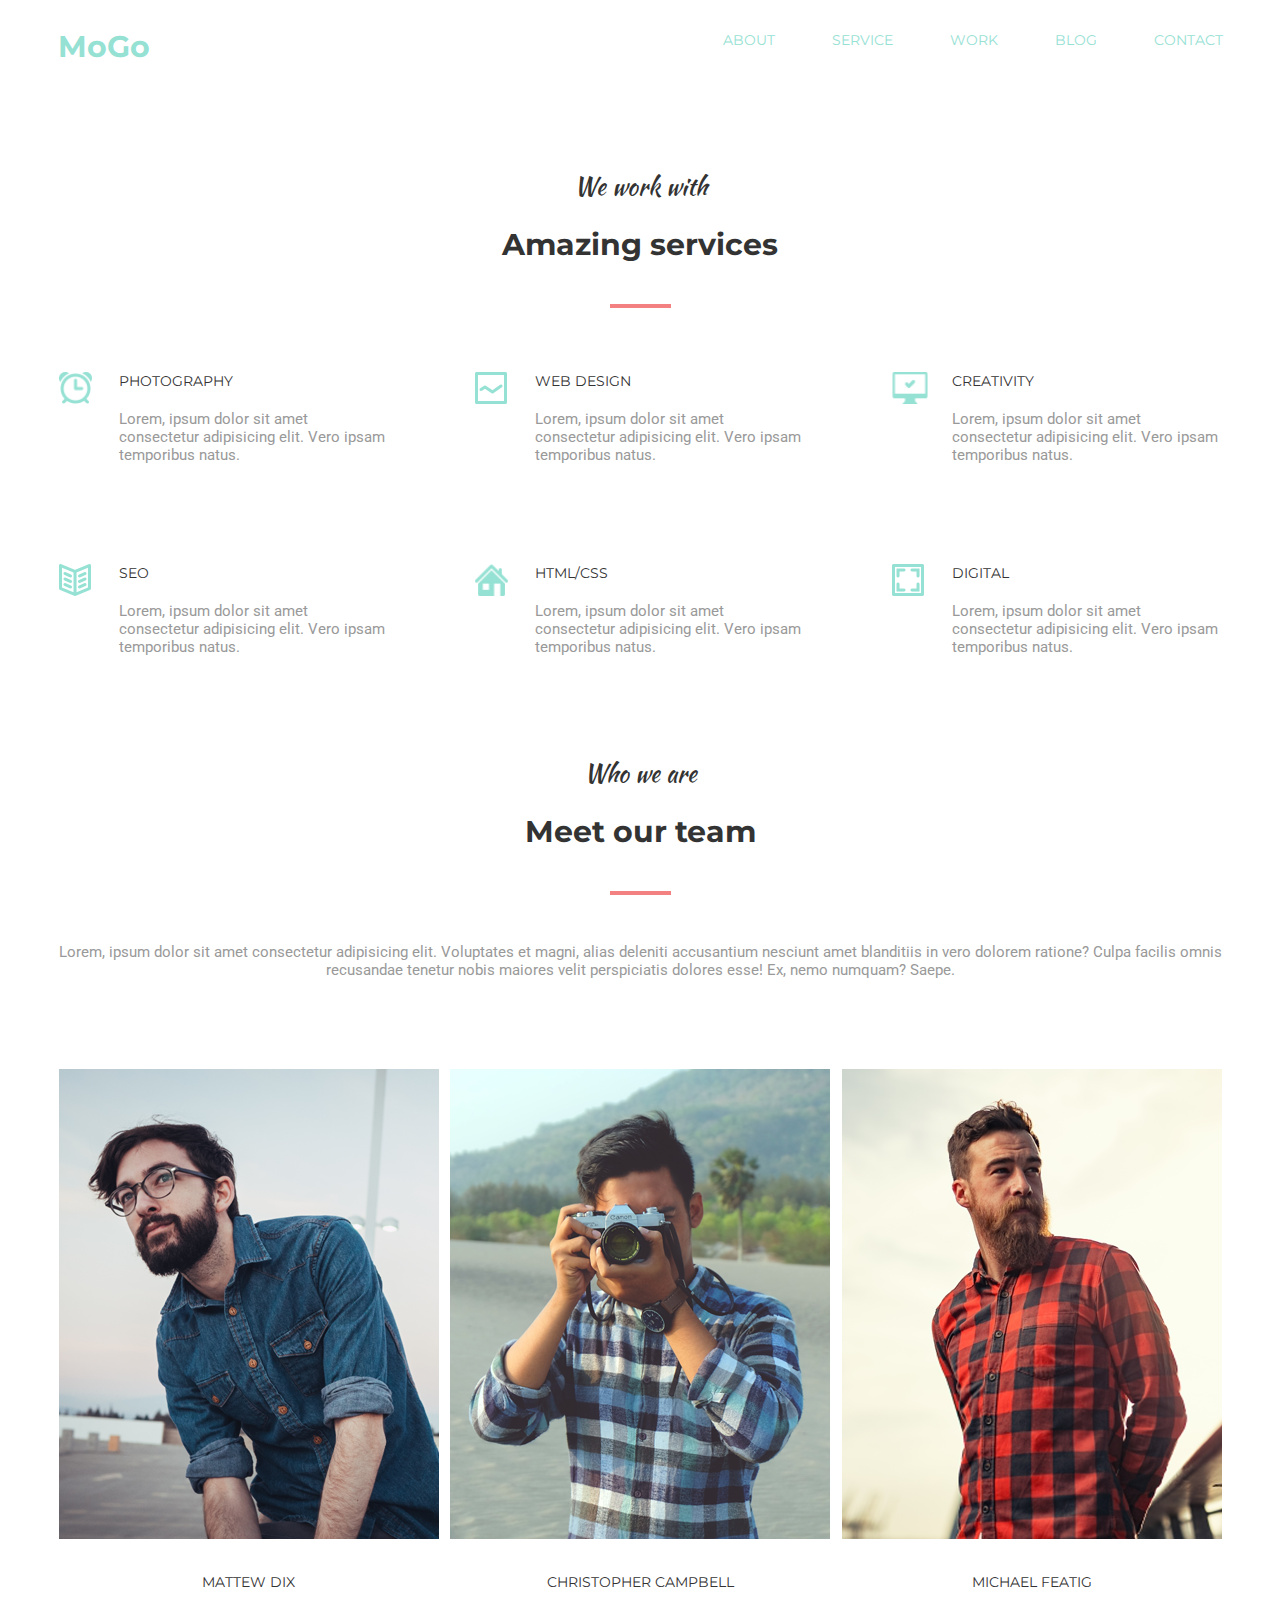
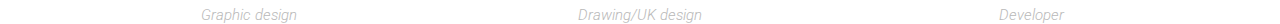
<file: HW4/index.html>
<!DOCTYPE html>
<html lang="en">
<head>
    <meta charset="UTF-8">
    <meta name="viewport" content="width=device-width, initial-scale=1.0">
    <link rel="stylesheet" href="./css/styles.css">
    <title>Homework 4</title>
</head>
<body>
     
<header class="header">


   <a href="#" >
  <h1 class="logo"> MoGo</h1>
   </a>


<nav class="navigation">
<ul class="list">
<li class="item" ><a href="#" class="link">about</a></li>
<li class="item"><a href="#" class="link">service</a></li>
<li class="item"><a href="#" class="link">work</a></li>
<li class="item"><a href="#" class="link">blog</a></li>
<li class="item"><a href="#" class="link">contact</a></li>
</ul>
</nav>

</header>



<main class="main"> 

<section class="services">
       <h4 class="services_title">We work with</h4>
       <h4 class="services_main_title">Amazing services</h4>

<div class="card_conteiner">
   
<div class="services_card">

    <img src="./images/ALARM1.png " class="card_img" alt="ALARM1">

    <div class="card_text_wrapper">

    <h5 class="card_title">Photography</h5>
    <p class="card_text">Lorem, ipsum dolor sit amet consectetur adipisicing elit. Vero ipsam temporibus natus.</p>
    
   </div>

</div>

<div class="services_card">

   <img src="./images/line_graph.png" class="card_img" alt="picture">

   <div class="card_text_wrapper">

   <h5 class="card_title">Web design</h5>
   <p class="card_text">Lorem, ipsum dolor sit amet consectetur adipisicing elit. Vero ipsam temporibus natus.</p>
   
  </div>

</div>

<div class="services_card">

   <img src="./images/computer.png" class="card_img" alt="computer">

   <div class="card_text_wrapper">

   <h5 class="card_title">Creativity</h5>
   <p class="card_text">Lorem, ipsum dolor sit amet consectetur adipisicing elit. Vero ipsam temporibus natus.</p>
   
  </div>

</div>

<div class="services_card">

   <img src="./images/book.png" class="card_img" alt="book">

   <div class="card_text_wrapper">

   <h5 class="card_title">SEO</h5>
   <p class="card_text">Lorem, ipsum dolor sit amet consectetur adipisicing elit. Vero ipsam temporibus natus.</p>
   
  </div>

</div>

<div class="services_card">

   <img src="./images/HOME5.png" class="card_img" alt="home">

   <div class="card_text_wrapper">

   <h5 class="card_title">HTML/CSS</h5>
   <p class="card_text">Lorem, ipsum dolor sit amet consectetur adipisicing elit. Vero ipsam temporibus natus.</p>
   
  </div>

</div>

<div class="services_card">

   <img src="./images/IMAGE6.png" class="card_img" alt="picture">

   <div class="card_text_wrapper">

   <h5 class="card_title">Digital</h5>
   <p class="card_text">Lorem, ipsum dolor sit amet consectetur adipisicing elit. Vero ipsam temporibus natus.</p>
   
  </div>

</div>

</div>
</section>


<section class="our_team">
   <h4 class="team_title">Who we are</h4>
   <h4 class="team_main_title">Meet our team</h4>
   <p class="text">Lorem, ipsum dolor sit amet consectetur adipisicing elit. Voluptates et magni, alias deleniti accusantium nesciunt amet blanditiis in vero dolorem ratione? Culpa facilis omnis recusandae tenetur nobis maiores velit perspiciatis dolores esse! Ex, nemo numquam? Saepe.</p>

<div class="card2">

<div class="card_conteiner2">
<img class="card2_img" src="./images/Layer16.png" alt="Mattew Dix">
<h5 class="card2_title">Mattew Dix</h5>
<h6 class="card2_title2">Graphic design</h6>
</div>

<div class="card_conteiner2">
   <img class="card2_img" src="./images/Layer19.png" alt="Mattew Dix">
   <h5 class="card2_title">Christopher Campbell</h5>
   <h6 class="card2_title2">Drawing/UK design</h6>
   </div>

   <div class="card_conteiner2">
      <img class="card2_img" src="./images/Layer18.png" alt="Mattew Dix">
      <h5 class="card2_title">Michael Featig</h5>
      <h6 class="card2_title2">Developer</h6>
      </div>
   </div>
</section>


</main> 
</body>
</html>
</file>
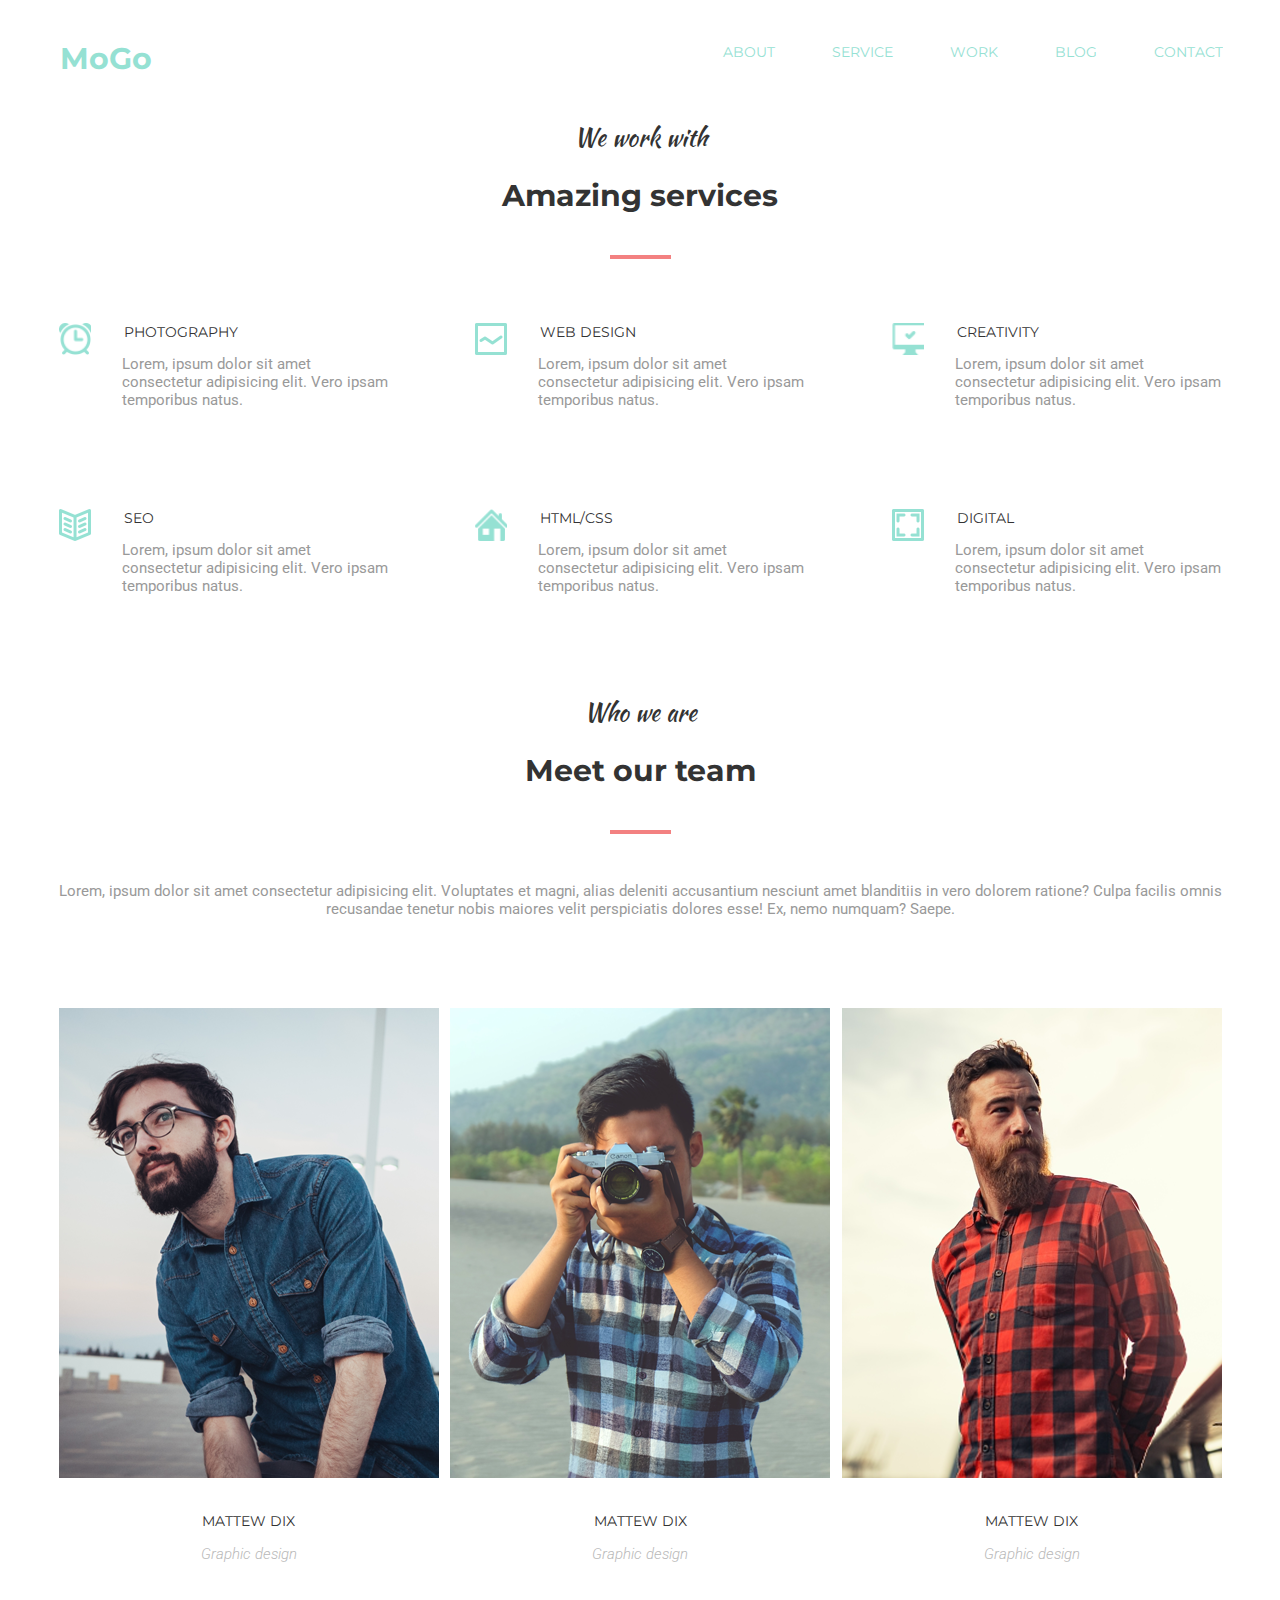
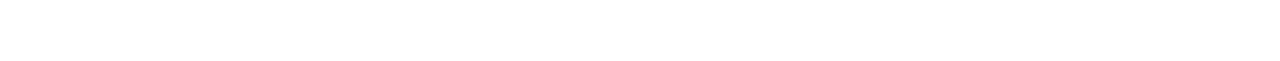
<file: HW5/index.html>
<!DOCTYPE html>
<html lang="en">
<head>
    <meta charset="UTF-8">
    <meta name="viewport" content="width=device-width, initial-scale=1.0">
    <link rel="stylesheet" href="./css/styles.css">
    <title>HW5</title>
</head>
<body>
    
<header class="header">
     <a href="#" >
        <h1 class="logo"> MoGo</h1>
         </a>
       
      <nav class="navigation">
      <ul class="list">
      <li class="item" >
          <a href="#" class="link">about</a>
          <ul class="submenu">
              <li class="sub_item">
                  <a href="#">services</a>
              </li>
              <li class="sub_item">
                <a href="#">our team</a>
            </li>
            <li class="sub_item">
                <a href="#">process</a>
            </li>
          </ul>
    </li>
      <li class="item">
          <a href="#" class="link">service</a>
          <ul class="submenu">
              <li class="sub_item">
                  <a href="#">google</a>
              </li>
              <li class="sub_item">
                <a href="#">VS code</a>
            </li>
            <li class="sub_item">
                <a href="#">Facebook</a>
            </li>
          </ul>
    </li>
      <li class="item">
          <a href="#" class="link">work</a>
          <ul class="submenu">
              <li class="sub_item">
                  <a href="#">place</a>
              </li>
              <li class="sub_item">
                <a href="#">hours</a>
            </li>
            <li class="sub_item">
                <a href="#">staff</a>
            </li>
          </ul>
    </li>
      <li class="item">
          <a href="#" class="link">blog</a>
          <ul class="submenu">
              <li class="sub_item">
                  <a href="#">Youtube</a>
              </li>
              <li class="sub_item">
                <a href="#">Twiter</a>
            </li>
            <li class="sub_item">
                <a href="#">Telegram</a>
            </li>
          </ul>
    </li>
      <li class="item">
          <a href="#" class="link">contact</a>
          <ul class="submenu">
              <li class="sub_item">
                  <a href="#">Mail</a>
              </li>
              <li class="sub_item">
                <a href="#">Gmail</a>
            </li>
            <li class="sub_item">
                <a href="#">Email</a>
            </li>
          </ul>
    </li>
      </ul>
      </nav>
      
</header>



<main>

    <section class="services">
        <h4 class="services_title">We work with</h4>
        <h4 class="services_main_title">Amazing services</h4>


 
 <div class="card_conteiner">
    
 <div class="services_card">
 
     <h5 class="card_title1">Photography</h5>
     <p class="card_text1">Lorem, ipsum dolor sit amet consectetur adipisicing elit. Vero ipsam temporibus natus.</p>

 </div>
 
 <div class="services_card">
 
    <h5 class="card_title2">Web design</h5>
    <p class="card_text2">Lorem, ipsum dolor sit amet consectetur adipisicing elit. Vero ipsam temporibus natus.</p>
 </div>
 
 <div class="services_card">

    <h5 class="card_title3">Creativity</h5>
    <p class="card_text3">Lorem, ipsum dolor sit amet consectetur adipisicing elit. Vero ipsam temporibus natus.</p>
 
 </div>
 
 <div class="services_card">
 
    <h5 class="card_title4">SEO</h5>
    <p class="card_text4">Lorem, ipsum dolor sit amet consectetur adipisicing elit. Vero ipsam temporibus natus.</p>
 
 </div>
 
 <div class="services_card">
 
    <h5 class="card_title5">HTML/CSS</h5>
    <p class="card_text1">Lorem, ipsum dolor sit amet consectetur adipisicing elit. Vero ipsam temporibus natus.</p>
 
 </div>
 
 <div class="services_card">
 
    <h5 class="card_title6">Digital</h5>
    <p class="card_text6">Lorem, ipsum dolor sit amet consectetur adipisicing elit. Vero ipsam temporibus natus.</p>
    
 </div>
 
 </div>
 
</section> 


<section class="our_team">
    <h4 class="team_title">Who we are</h4>
    <h4 class="team_main_title">Meet our team</h4>
    <p class="text">Lorem, ipsum dolor sit amet consectetur adipisicing elit. Voluptates et magni, alias deleniti accusantium nesciunt amet blanditiis in vero dolorem ratione? Culpa facilis omnis recusandae tenetur nobis maiores velit perspiciatis dolores esse! Ex, nemo numquam? Saepe.</p>
 
 <div class="team">
 
 <div class="hidden_box">
 <img class="team_photo" src="./img/Layer16.png" alt="Mattew Dix">
 <div class="social_hidden">
     <div class="social_box">
     <a href="#" class="social_link">
         <img src="./img/facebook.png" alt="facebook" class="social_icon">
     </a>
     <a href="#" class="social_link">
        <img src="./img/twitter.png" alt="facebook" class="social_icon">
    </a>
    <a href="#" class="social_link">
        <img src="./img/pinterest.png" alt="facebook" class="social_icon">
    </a>
    <a href="#" class="social_link">
        <img src="./img/instagram.png" alt="facebook" class="social_icon">
    </a>
   </div>
 </div>
 <h5 class="card2_title">Mattew Dix</h5>
 <h6 class="card2_title2">Graphic design</h6>
 </div>
 
 <div class="hidden_box">
    <img class="team_photo" src="./img/Layer19.png" alt="Mattew Dix">
    <div class="social_hidden">
        <div class="social_box">
        <a href="#" class="social_link">
            <img src="./img/facebook.png" alt="facebook" class="social_icon">
        </a>
        <a href="#" class="social_link">
           <img src="./img/twitter.png" alt="facebook" class="social_icon">
       </a>
       <a href="#" class="social_link">
           <img src="./img/pinterest.png" alt="facebook" class="social_icon">
       </a>
       <a href="#" class="social_link">
           <img src="./img/instagram.png" alt="facebook" class="social_icon">
       </a>
      </div>
    </div>
    <h5 class="card2_title">Mattew Dix</h5>
    <h6 class="card2_title2">Graphic design</h6>
</div>
 
<div class="hidden_box">
    <img class="team_photo" src="./img/Layer18.png" alt="Mattew Dix">
    <div class="social_hidden">
        <div class="social_box">
        <a href="#" class="social_link">
            <img src="./img/facebook.png" alt="facebook" class="social_icon">
        </a>
        <a href="#" class="social_link">
           <img src="./img/twitter.png" alt="facebook" class="social_icon">
       </a>
       <a href="#" class="social_link">
           <img src="./img/pinterest.png" alt="facebook" class="social_icon">
       </a>
       <a href="#" class="social_link">
           <img src="./img/instagram.png" alt="facebook" class="social_icon">
       </a>
      </div>
    </div>
    <h5 class="card2_title">Mattew Dix</h5>
    <h6 class="card2_title2">Graphic design</h6>
</div>

    </div>
 </section>

 

</main>


</body>
</html>
</file>
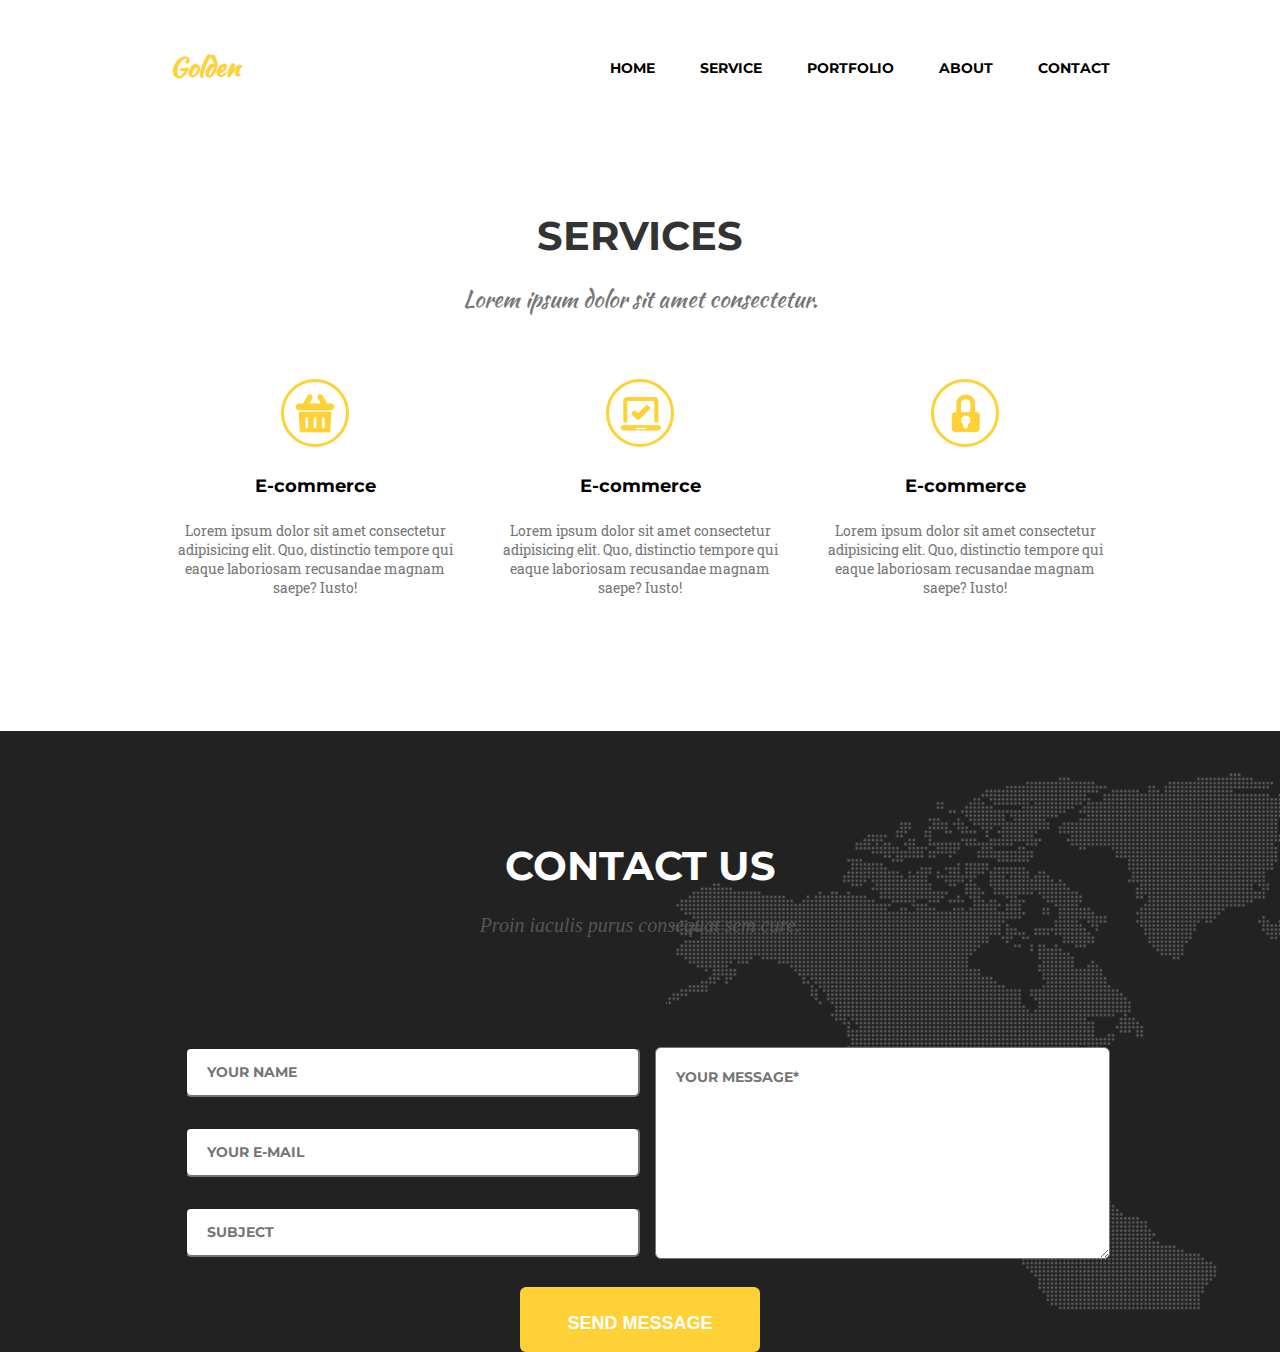
<file: HW6/index.html>
<!DOCTYPE html>
<html lang="en">
  <head>
    <meta charset="UTF-8" />
    <meta name="viewport" content="width=device-width, initial-scale=1.0" />
    <link rel="stylesheet" href="./css/styles.css" />
    <title>Homework 6</title>
  </head>
  <body>
    <header class="header">
      <a href="#">
        <h1 class="logo">Golden</h1>
      </a>

      <nav class="navigation">
        <ul class="list">
          <li class="item"><a href="#" class="link">Home</a></li>
          <li class="item"><a href="#" class="link">Service</a></li>
          <li class="item"><a href="#" class="link">Portfolio</a></li>
          <li class="item"><a href="#" class="link">About</a></li>
          <li class="item"><a href="#" class="link">Contact</a></li>
        </ul>
      </nav>
    </header>

    <main class="main">
      <section class="services">
        <h4 class="services_title">Services</h4>
        <p class="services_text">Lorem ipsum dolor sit amet consectetur.</p>

        <div class="card_conteiner">
          <div class="services_card">
            <div class="img_wrapper">
              <img src="./img/Basket1.png" class="card_img" alt="basket" />
            </div>
            <h5 class="card_title">E-commerce</h5>
            <p class="card_text">
              Lorem ipsum dolor sit amet consectetur adipisicing elit. Quo,
              distinctio tempore qui eaque laboriosam recusandae magnam saepe?
              Iusto!
            </p>
          </div>

          <div class="services_card">
            <div class="img_wrapper">
              <img src="./img/Laptop2.png" class="card_img" alt="basket" />
            </div>
            <h5 class="card_title">E-commerce</h5>
            <p class="card_text">
              Lorem ipsum dolor sit amet consectetur adipisicing elit. Quo,
              distinctio tempore qui eaque laboriosam recusandae magnam saepe?
              Iusto!
            </p>
          </div>

          <div class="services_card">
            <div class="img_wrapper">
              <img src="./img/Locked3.png" class="card_img" alt="basket" />
            </div>
            <h5 class="card_title">E-commerce</h5>
            <p class="card_text">
              Lorem ipsum dolor sit amet consectetur adipisicing elit. Quo,
              distinctio tempore qui eaque laboriosam recusandae magnam saepe?
              Iusto!
            </p>
          </div>
        </div>
      </section>

      <div class="section_wrapper">
        <div class="conteiner">
          
          <section class="contact_us">
            <h2 class="contact_us_title">contact us</h2>
            <p class="contact_us_text">
              Proin iaculis purus consequat sem cure.
            </p>

            <form action="#" method="get" class="form">
              <div class="all_inputs">
              <div class="textarea_input">
                <input
                  type="text"
                  name="name"
                  id="name"
                  placeholder="YOUR NAME"
                  required
                  class="input"
                />
                <input
                  type="email"
                  name="mail"
                  id="mail"
                  placeholder="YOUR E-MAIL"
                  required
                  class="input"
                />
                <input
                  type="text"
                  name="subject"
                  id="subject"
                  placeholder="SUBJECT"
                  class="input"
                />
              </div>
                <textarea
                  name="comments"
                  rows="5"
                  cols="25"
                  placeholder="YOUR MESSAGE*"
                  required
                  class="textarea"
                ></textarea>
              </div>
              <input class="form_button" type="submit" value="SEND MESSAGE" />
            </form>
          </section>
        </div>
      </div>
    </main>
  </body>
</html>
</file>
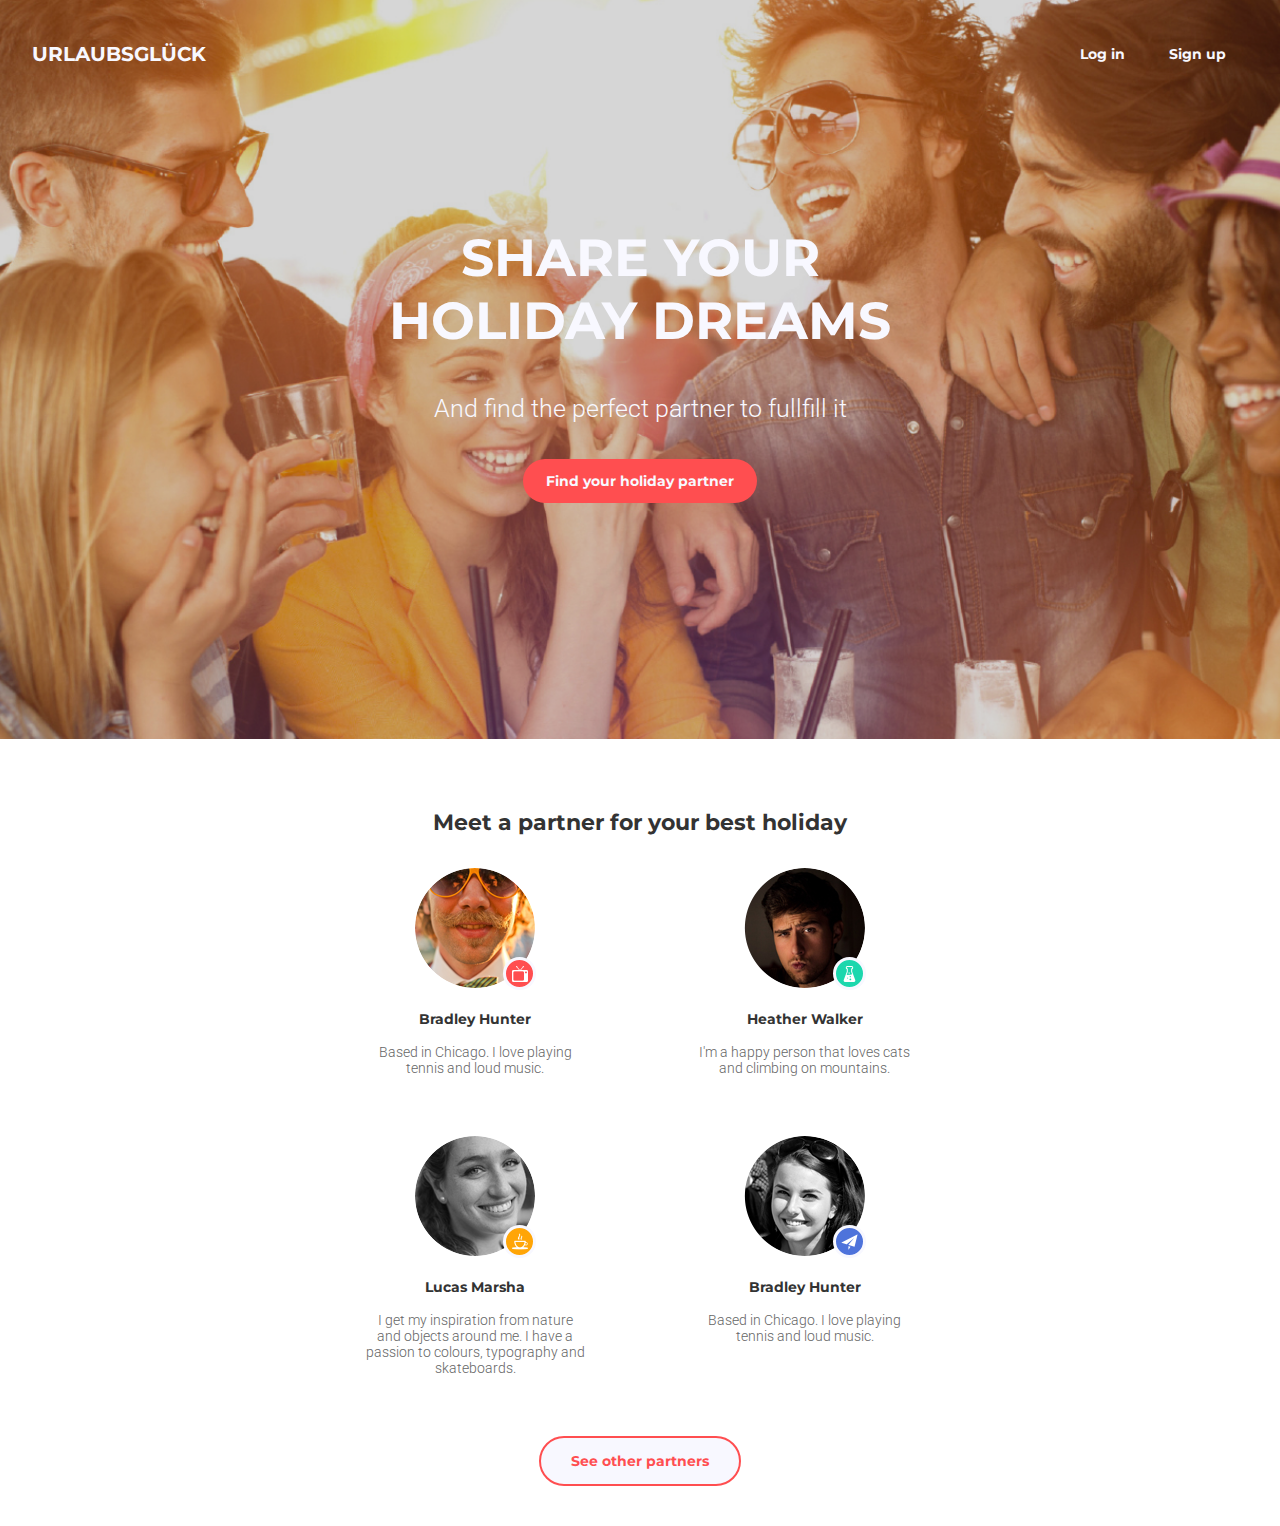
<file: HW7/index.html>
<!DOCTYPE html>
<html lang="en">
<head>
    <meta charset="UTF-8">
    <meta name="viewport" content="width=device-width, initial-scale=1.0">
    <link rel="stylesheet" href="./css/styles.css">
    <title>HW7</title>
</head>
<body>
    <div class="holiday_dreams__header--wrapper">
      <header class="header">

        <h1 class="holiday_dreams__main_title--logo">
            <a href="#" class="holiday_dreams__main_title--logo_link">URLAUBSGLÜCK</a>
        </h1>

        <div class="holiday_dreams__login--wrapper">
            <a href="#" class="holiday_dreams__login">Log in</a>
            <a href="#" class="holiday_dreams__login">Sign up</a>
        </div>

      </header>

      <section class="holiday_dreams">
          <h2 class="holiday_dreams--title">Share your
            holiday dreams</h2>

          <h3 class="holiday_dreams__subtitle">And find the perfect partner
            to fullfill it</h3>

          <button class="find_your_partner__btn">Find your holiday partner</button>
      </section>
    </div>



    <main class="main">
        <section class="meet_a_partner">
            <h2 class="meet_a_partner__main--title">Meet a partner for your best holiday</h2>

            <div class="meet_a_partner__card--container">

              <div class="meet_a_partner__card card--number1">

               <div class="meet_a_partner__img--wrapper">
                <img src="./img/Layer1.png" alt="partner" class="meet_a_partner_image">

                <div class="meet_a_partner--icon__wrapper partners__red--wrapper">
                  <img src="./img/icon1.png" alt="partner_icon" class="meet_a_partner--icon">
                </div>
               </div>

                <h3 class="partners_name">Bradley Hunter</h3>

                <h4 class="information__about--partner">Based in Chicago. I love playing tennis and loud music.</h4>
              </div>

              <div class="meet_a_partner__card card--number2">

               <div class="meet_a_partner__img--wrapper">
                <img src="./img/Layer2.png" alt="partner" class="meet_a_partner_image">

                <div class="meet_a_partner--icon__wrapper partners__yellow--wrapper">
                  <img src="./img/icon2.png" alt="partner_icon" class="meet_a_partner--icon">
                </div>
               </div>

                <h3 class="partners_name">Lucas Marsha</h3>

                <h4 class="information__about--partner">I get my inspiration from nature and objects around me. I have a passion to colours, typography and skateboards.
                </h4>
              </div>

              <div class="meet_a_partner__card card--number3">

               <div class="meet_a_partner__img--wrapper">
                <img src="./img/Layer3.png" alt="partner" class="meet_a_partner_image">

                <div class="meet_a_partner--icon__wrapper partners__green--wrapper">
                  <img src="./img/icon3.png" alt="partner_icon" class="meet_a_partner--icon">
                </div>
               </div>

                <h3 class="partners_name">Heather Walker</h3>

                <h4 class="information__about--partner">I'm a happy person that loves cats and climbing on mountains.
                </h4>
              </div>

              <div class="meet_a_partner__card card--number4">

               <div class="meet_a_partner__img--wrapper">
                <img src="./img/Layer4.png" alt="partner" class="meet_a_partner_image">

                <div class="meet_a_partner--icon__wrapper partners__blue--wrapper">
                  <img src="./img/icon4.png" alt="partner_icon" class="meet_a_partner--icon">
                </div>
               </div>

                <h3 class="partners_name">Bradley Hunter</h3>

                <h4 class="information__about--partner">Based in Chicago. I love playing tennis and loud music.</h4>
              </div>

            </div>

            <button class="meet_a_partner__btn">See other partners</button>

        </section>

    </main>
</body>
</html>
</file>
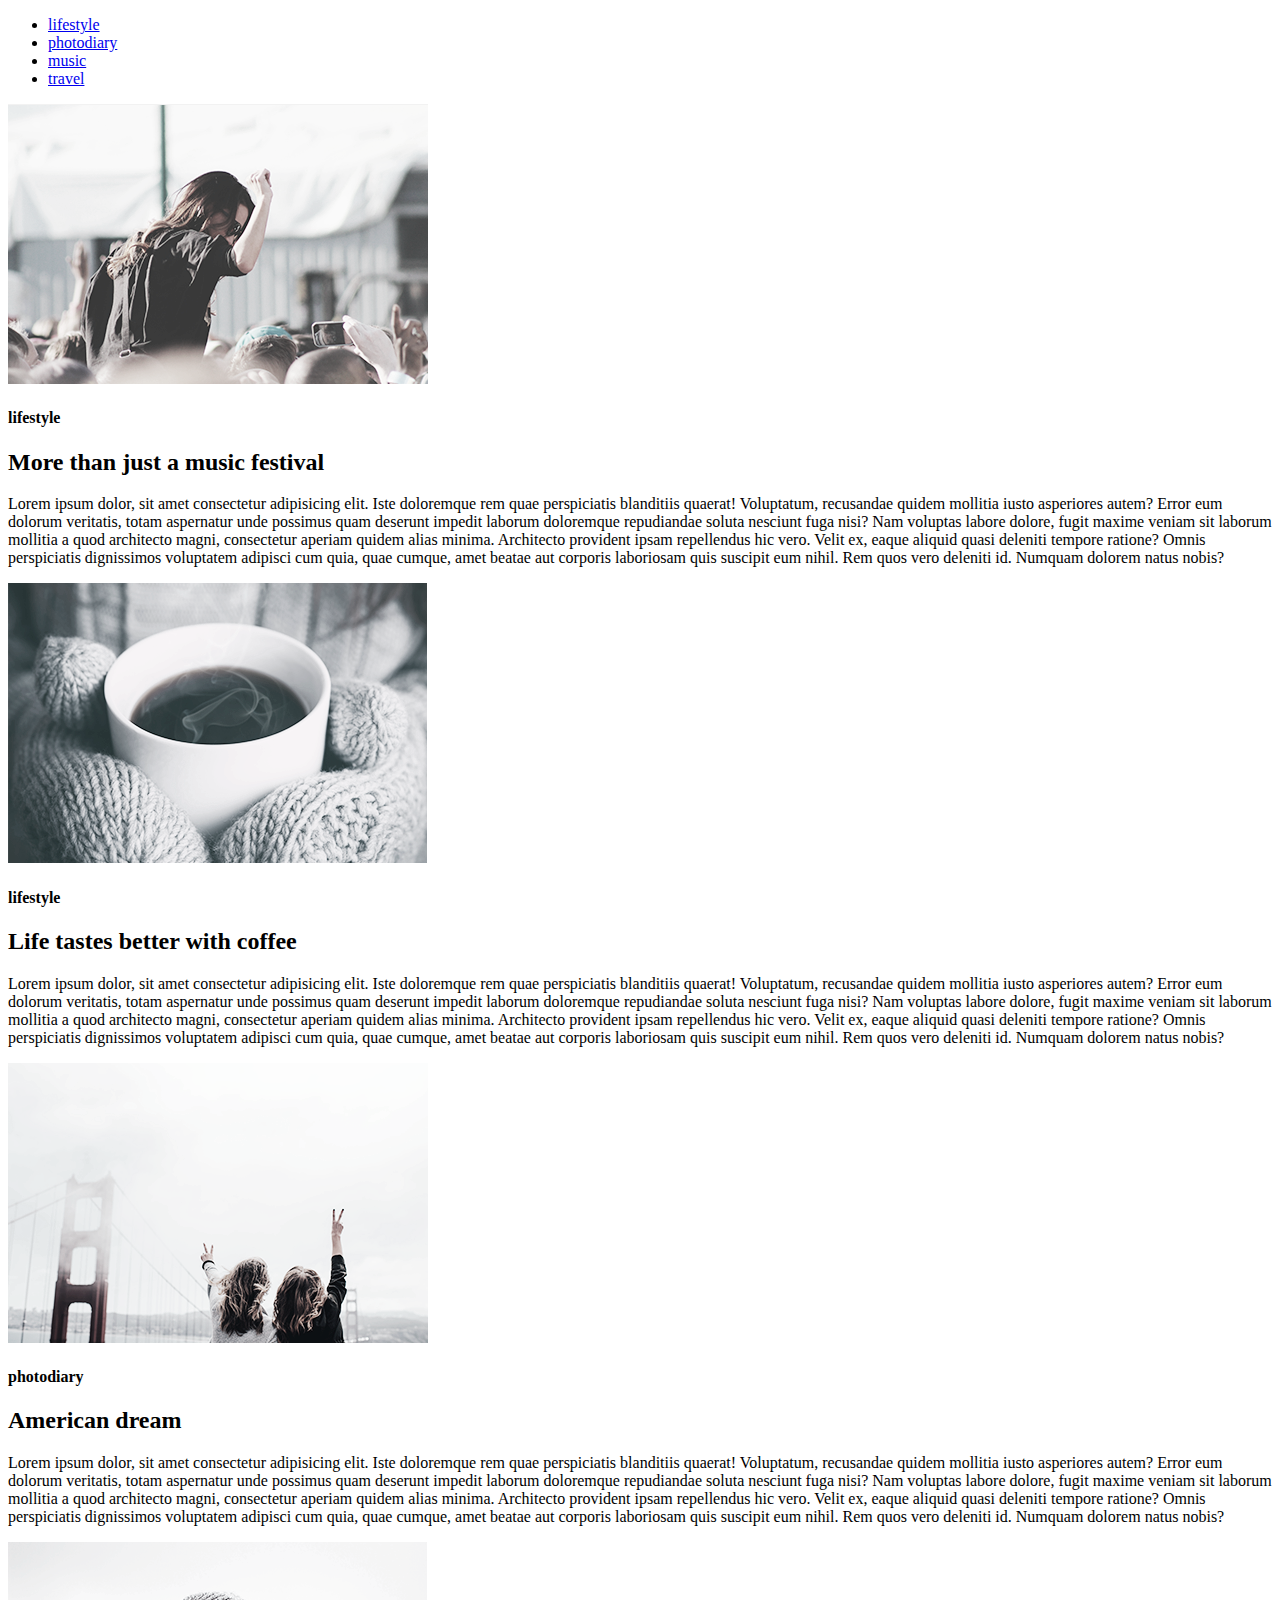
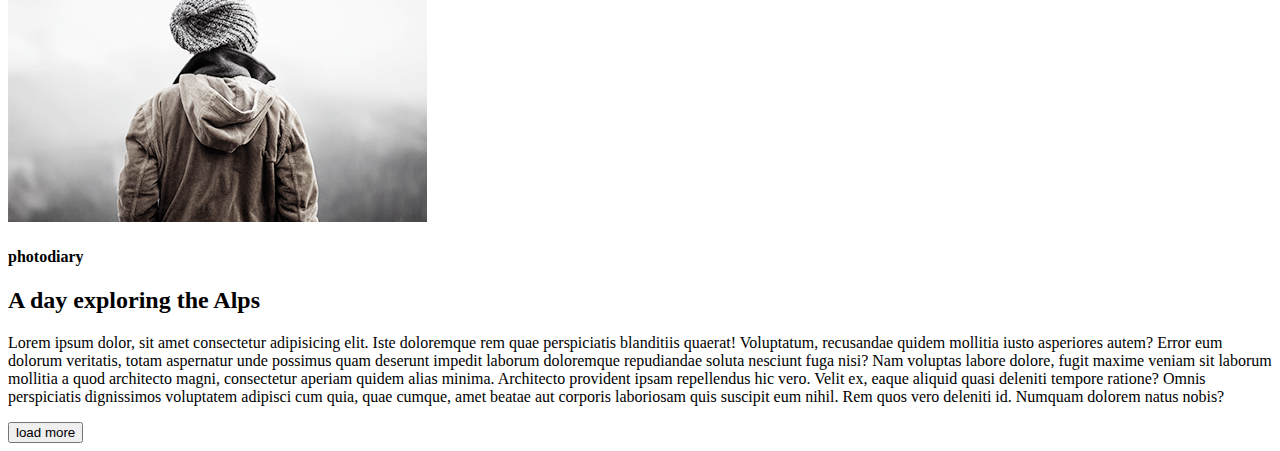
<file: module 1/index.html>
<!DOCTYPE html>
<html lang="en">
<head>
    <meta charset="UTF-8">
    <meta name="viewport" content="width=device-width, initial-scale=1.0">
    <title>Document</title>
</head>
<body>
    
<header>
<nav>
<ul>
    <li>
<a href="https://www.segodnya.ua/lifestyle.html" target="_blank">lifestyle</a>
    </li>
    <li>
        <a href="https://www.instagram.com/thephotodiary3/?hl=ru" target="_blank">photodiary</a>
    </li>
    <li>
        <a href="http://music.com.ua/" target="_blank">music</a>
    </li>
    <li>
        <a href="https://www.i-travel.com.ua/" target="_blank">travel</a>
    </li>
</ul>
</nav>
</header>

<main>

    <article>   

<img src="./img/image1.png" alt="lifestyle">

<h4> lifestyle </h4>

<h2>More than just a music festival</h2>

<p>Lorem ipsum dolor, sit amet consectetur adipisicing elit. Iste doloremque rem quae perspiciatis blanditiis quaerat! Voluptatum, recusandae quidem mollitia iusto asperiores autem? Error eum dolorum veritatis, totam aspernatur unde possimus quam deserunt impedit laborum doloremque repudiandae soluta nesciunt fuga nisi? Nam voluptas labore dolore, fugit maxime veniam sit laborum mollitia a quod architecto magni, consectetur aperiam quidem alias minima. Architecto provident ipsam repellendus hic vero. Velit ex, eaque aliquid quasi deleniti tempore ratione? Omnis perspiciatis dignissimos voluptatem adipisci cum quia, quae cumque, amet beatae aut corporis laboriosam quis suscipit eum nihil. Rem quos vero deleniti id. Numquam dolorem natus nobis?</p>

</article>

<article>  

<img src="./img/image2.png" alt="photodiary">

<h4> lifestyle </h4>
 
<h2>Life tastes better with coffee</h2>

<p>Lorem ipsum dolor, sit amet consectetur adipisicing elit. Iste doloremque rem quae perspiciatis blanditiis quaerat! Voluptatum, recusandae quidem mollitia iusto asperiores autem? Error eum dolorum veritatis, totam aspernatur unde possimus quam deserunt impedit laborum doloremque repudiandae soluta nesciunt fuga nisi? Nam voluptas labore dolore, fugit maxime veniam sit laborum mollitia a quod architecto magni, consectetur aperiam quidem alias minima. Architecto provident ipsam repellendus hic vero. Velit ex, eaque aliquid quasi deleniti tempore ratione? Omnis perspiciatis dignissimos voluptatem adipisci cum quia, quae cumque, amet beatae aut corporis laboriosam quis suscipit eum nihil. Rem quos vero deleniti id. Numquam dolorem natus nobis?</p>

</article>

<article>   

<img src="./img/image3.png" alt="music">

<h4> photodiary </h4>

<h2>American dream</h2>

<p>Lorem ipsum dolor, sit amet consectetur adipisicing elit. Iste doloremque rem quae perspiciatis blanditiis quaerat! Voluptatum, recusandae quidem mollitia iusto asperiores autem? Error eum dolorum veritatis, totam aspernatur unde possimus quam deserunt impedit laborum doloremque repudiandae soluta nesciunt fuga nisi? Nam voluptas labore dolore, fugit maxime veniam sit laborum mollitia a quod architecto magni, consectetur aperiam quidem alias minima. Architecto provident ipsam repellendus hic vero. Velit ex, eaque aliquid quasi deleniti tempore ratione? Omnis perspiciatis dignissimos voluptatem adipisci cum quia, quae cumque, amet beatae aut corporis laboriosam quis suscipit eum nihil. Rem quos vero deleniti id. Numquam dolorem natus nobis?</p>

</article>

<article>  

<img src="./img/image4.png" alt="travel">

<h4> photodiary </h4> 

<h2>A day exploring the Alps</h2>

<p>Lorem ipsum dolor, sit amet consectetur adipisicing elit. Iste doloremque rem quae perspiciatis blanditiis quaerat! Voluptatum, recusandae quidem mollitia iusto asperiores autem? Error eum dolorum veritatis, totam aspernatur unde possimus quam deserunt impedit laborum doloremque repudiandae soluta nesciunt fuga nisi? Nam voluptas labore dolore, fugit maxime veniam sit laborum mollitia a quod architecto magni, consectetur aperiam quidem alias minima. Architecto provident ipsam repellendus hic vero. Velit ex, eaque aliquid quasi deleniti tempore ratione? Omnis perspiciatis dignissimos voluptatem adipisci cum quia, quae cumque, amet beatae aut corporis laboriosam quis suscipit eum nihil. Rem quos vero deleniti id. Numquam dolorem natus nobis?</p>

</article>

<button>load more</button>

</main>
</body>
</html>
</file>
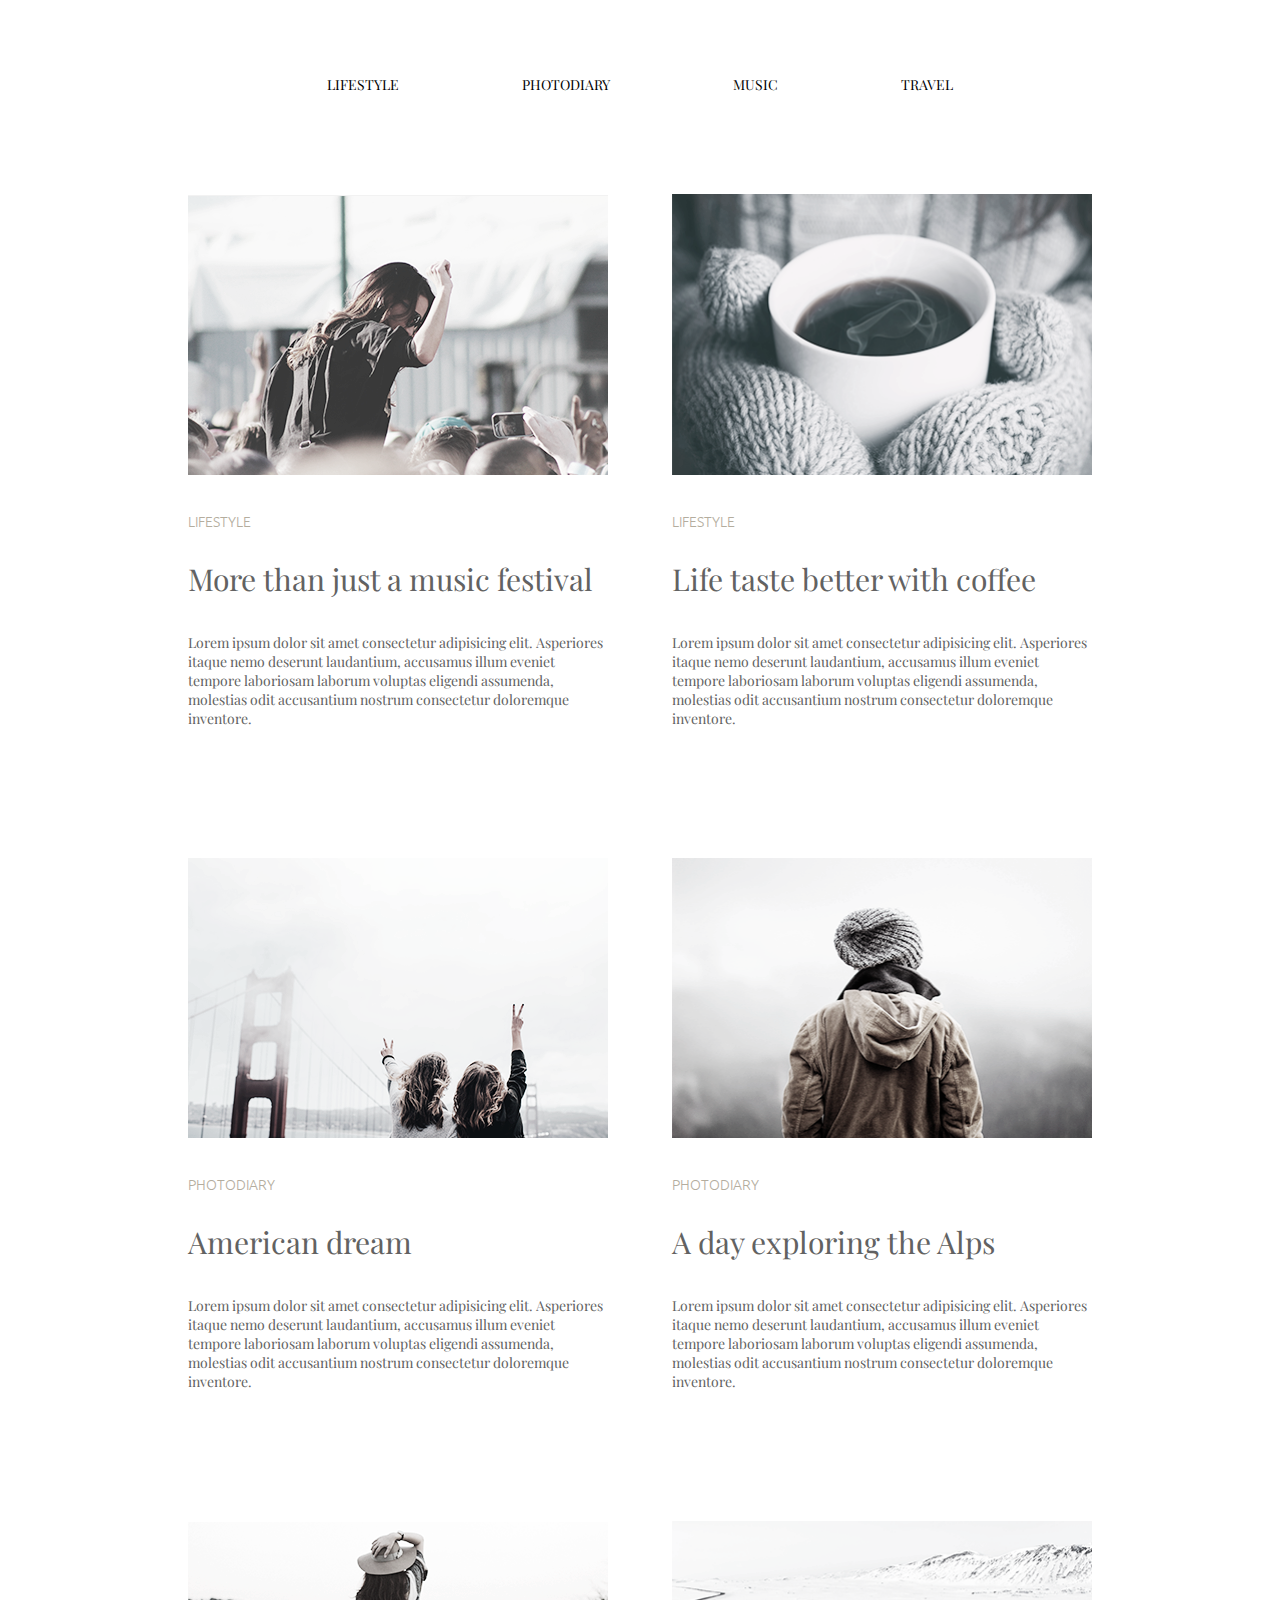
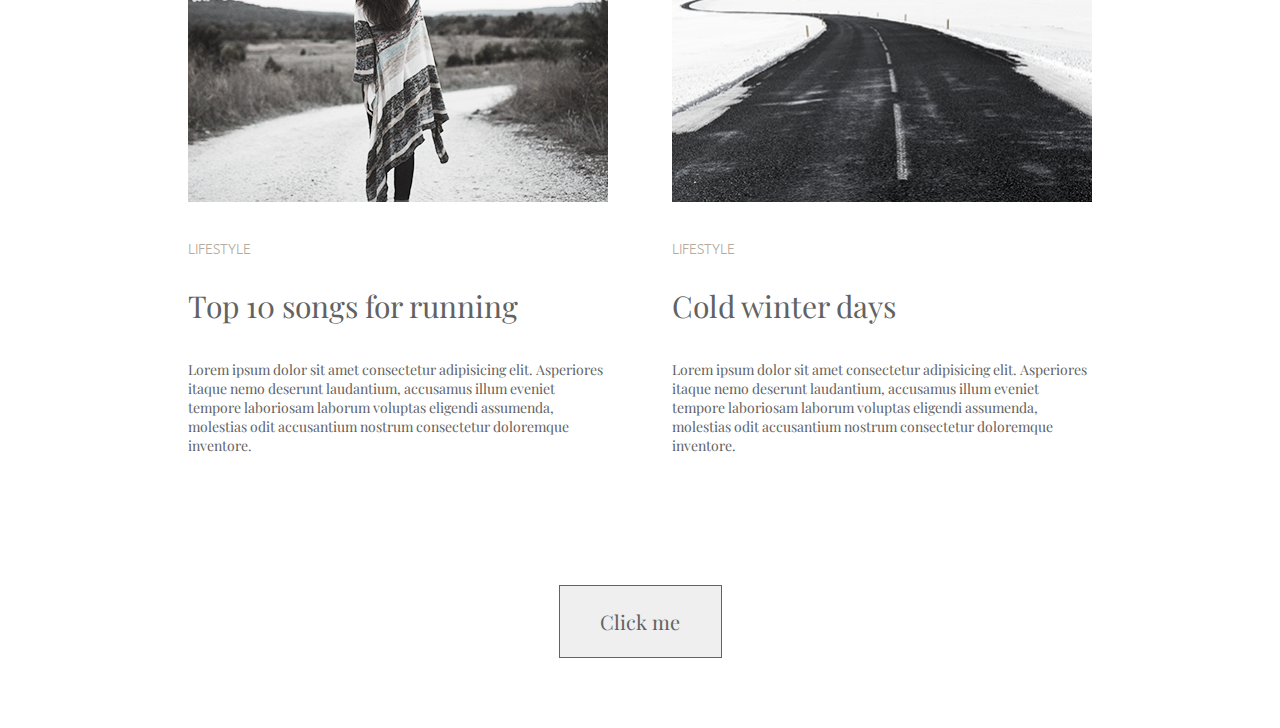
<file: module3/index.html>
<!DOCTYPE html>
<html lang="en">
<head>
    <meta charset="UTF-8">
    <meta name="viewport" content="width=device-width, initial-scale=1.0">
    <title>homework3</title>
</head>
<body>
    
<link rel="stylesheet" href="./css/style.css">

<header class="header45">
<nav class="navigation">
    <ul class="menu">
        <li class="menu_item">Lifestyle<a href="#"></a></li>
        <li class="menu_item">Photodiary<a href="#"> </a></li>
        <li class="menu_item">Music<a href="#"></a></li>
        <li class="menu_item">Travel<a href="#"></a></li>
    </ul>
</nav>
</header>

<main class="main">

   

<section class="section">
<img class="img" src="./images/image1.png" alt="Lifestyle">
<h4 class="h4">Lifestyle</h4>
<h2 class="ftext"> More than just a music festival</h2>
<p class="text">
   Lorem ipsum dolor sit amet consectetur adipisicing elit. Asperiores itaque nemo deserunt laudantium, accusamus illum eveniet tempore laboriosam laborum voluptas eligendi assumenda, molestias odit accusantium nostrum consectetur doloremque inventore.
</p>
</section>

<section class="section">
    <img class="img" src="./images/image2.png" alt="Lifestyle">
    <h4 class="h4">Lifestyle</h4>
    <h2 class="ftext"> Life taste better with coffee</h2>
    <p class="text">
       Lorem ipsum dolor sit amet consectetur adipisicing elit. Asperiores itaque nemo deserunt laudantium, accusamus illum eveniet tempore laboriosam laborum voluptas eligendi assumenda, molestias odit accusantium nostrum consectetur doloremque inventore.
    </p>
    </section>



    <section class="section">
        <img class="img" src="./images/image3.png" alt="Lifestyle">
        <h4 class="h4">Photodiary</h4>
        <h2 class="ftext"> American dream</h2>
        <p class="text">
           Lorem ipsum dolor sit amet consectetur adipisicing elit. Asperiores itaque nemo deserunt laudantium, accusamus illum eveniet tempore laboriosam laborum voluptas eligendi assumenda, molestias odit accusantium nostrum consectetur doloremque inventore.
        </p>
        </section>



        <section class="section">
            <img class="img" src="./images/image4.png" alt="Lifestyle">
            <h4 class="h4">Photodiary</h4>
            <h2 class="ftext"> A day exploring the Alps</h2>
            <p class="text">
               Lorem ipsum dolor sit amet consectetur adipisicing elit. Asperiores itaque nemo deserunt laudantium, accusamus illum eveniet tempore laboriosam laborum voluptas eligendi assumenda, molestias odit accusantium nostrum consectetur doloremque inventore.
            </p>
            </section>
                        
            <section class="section">
                <img class="img" src="./images/image5.png" alt="Lifestyle">
                <h4 class="h4">Lifestyle</h4>
                <h2 class="ftext">Top 10 songs for running</h2>
                <p class="text">
                   Lorem ipsum dolor sit amet consectetur adipisicing elit. Asperiores itaque nemo deserunt laudantium, accusamus illum eveniet tempore laboriosam laborum voluptas eligendi assumenda, molestias odit accusantium nostrum consectetur doloremque inventore.
                </p>
                </section>

                <section class="section">
                    <img class="img" src="./images/image6.png" alt="Lifestyle">
                    <h4 class="h4">Lifestyle</h4>
                    <h2 class="ftext">Cold winter days</h2>
                    <p class="text">
                       Lorem ipsum dolor sit amet consectetur adipisicing elit. Asperiores itaque nemo deserunt laudantium, accusamus illum eveniet tempore laboriosam laborum voluptas eligendi assumenda, molestias odit accusantium nostrum consectetur doloremque inventore.
                    </p>
                    </section>


<button class="btn">Click me</button>

</main>



<footer class="footer">

</footer>

</body>
</html>
</file>
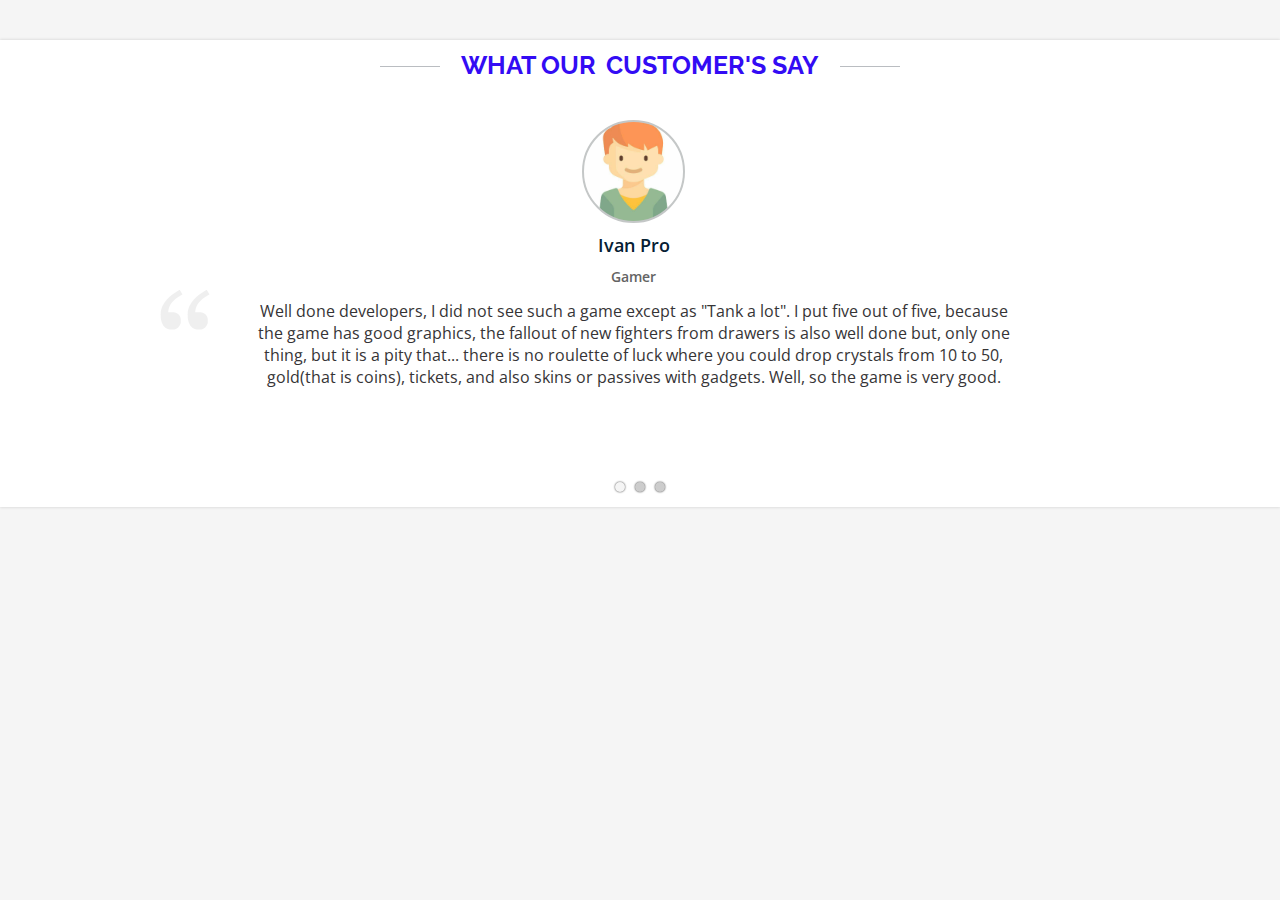
<file: Project — копия (2)/index.html>
<!DOCTYPE html>
<html lang="en">
  <head>
    <meta charset="UTF-8" />
    <meta name="viewport" content="width=device-width, initial-scale=1.0" />
    <link rel="stylesheet" href="./css/styles.css" />
    <title>Final__project</title>
  </head>
  <body>
    <section id="feedback">
      <h2 class="feedback__title">
        <span class="feedback__title--wrapper">WHAT OUR</span>
        CUSTOMER'S SAY
      </h2>
      <div class="feedback__slider">
        <input type="radio" id="btn-1" name="toggle" checked />
        <input type="radio" id="btn-2" name="toggle" />
        <input type="radio" id="btn-3" name="toggle" />
        <div class="feedback__slider--controls">
          <label for="btn-1"></label>
          <label for="btn-2"></label>
          <label for="btn-3"></label>
        </div>
        <div class="feedback__slider--inner">
          <div class="feedback__slider--slides">
            <div class="feedback__wrapper--text">
              <div class="feedback__bcg1"></div>
              <h2 class="feedback__name">Ivan Pro</h2>
              <h2 class="feedback__user--appointmant">Gamer</h2>
              <p class="feedback__description">
                Well done developers, I did not see such a game except as "Tank
                a lot". I put five out of five, because the game has good
                graphics, the fallout of new fighters from drawers is also well
                done but, only one thing, but it is a pity that...</p>
              <p class="feedback__description--everything">
              Well done developers, I did not see such a game except as "Tank
              a lot". I put five out of five, because the game has good
              graphics, the fallout of new fighters from drawers is also well
              done but, only one thing, but it is a pity that... there is no
              roulette of luck where you could drop crystals from 10 to 50,
              gold(that is coins), tickets, and also skins or passives with
              gadgets. Well, so the game is very good.
            </p>
            </div>
            <div class="feedback__wrapper--text">
              <div class="feedback__bcg2"></div>
              <h2 class="feedback__name">Max Drow</h2>
              <h2 class="feedback__user--appointmant">Designer</h2>
              <p class="feedback__description">
                Well done developers, I did not see such a game except as "Tank
                a lot". I put five out of five, because the game has good
                graphics, the fallout of new fighters from drawers is also well
                done but, only one thing, but it is a pity that...</p>
              <p class="feedback__description--everything">
              Well done developers, I did not see such a game except as "Tank
              a lot". I put five out of five, because the game has good
              graphics, the fallout of new fighters from drawers is also well
              done but, only one thing, but it is a pity that... there is no
              roulette of luck where you could drop crystals from 10 to 50,
              gold(that is coins), tickets, and also skins or passives with
              gadgets. Well, so the game is very good.
            </p>
            </div>
            <div class="feedback__wrapper--text">
              <div class="feedback__bcg3"></div>
              <h2 class="feedback__name">Jimmy Quiz</h2>
              <h2 class="feedback__user--appointmant">QA</h2>
              <p class="feedback__description">
                Well done developers, I did not see such a game except as "Tank
                a lot". I put five out of five, because the game has good
                graphics, the fallout of new fighters from drawers is also well
                done but, only one thing, but it is a pity that...</p>
              <p class="feedback__description--everything">
              Well done developers, I did not see such a game except as "Tank
              a lot". I put five out of five, because the game has good
              graphics, the fallout of new fighters from drawers is also well
              done but, only one thing, but it is a pity that... there is no
              roulette of luck where you could drop crystals from 10 to 50,
              gold(that is coins), tickets, and also skins or passives with
              gadgets. Well, so the game is very good.
            </p>
            </div>
          </div>
        </div>
      </div>
    </section>
  </body>
</html>
</file>
<file: HW4/css/styles.css>
@import "./reset.css";

@import url('https://fonts.googleapis.com/css?family=Montserrat:300,400,500,600,700&display=swap');

/* font-family: 'Montserrat', sans-serif; */

@import url('https://fonts.googleapis.com/css?family=Kaushan+Script&display=swap');

/* font-family: 'Kaushan Script', cursive; */

@import url('https://fonts.googleapis.com/css?family=Roboto:100,300,400,500,700,900&display=swap');

/* font-family: 'Roboto', sans-serif; */

@import "./header.css";

@import "./main.css";
</file>
<file: HW5/css/styles.css>
@import "./reset.css";

@import url('https://fonts.googleapis.com/css?family=Montserrat:300,400,500,600,700&display=swap');

/* font-family: 'Montserrat', sans-serif; */

@import url('https://fonts.googleapis.com/css?family=Kaushan+Script&display=swap');

/* font-family: 'Kaushan Script', cursive; */

@import url('https://fonts.googleapis.com/css?family=Roboto:100,300,400,500,700,900&display=swap');

/* font-family: 'Roboto', sans-serif; */

@import"./header.css";

@import"./main.css"
</file>
<file: HW6/css/styles.css>
@import"./reset.css";

@import url('https://fonts.googleapis.com/css?family=Montserrat:100,200,300,400,500,600,700,800,900&display=swap');

/* font-family: 'Montserrat', sans-serif; */

@import url('https://fonts.googleapis.com/css?family=Roboto:100,300,400,500,700,900&display=swap');

/* font-family: 'Roboto', sans-serif; */

@import url('https://fonts.googleapis.com/css?family=Roboto+Slab:100,200,300,400,500,600,700,800,900&display=swap');

/* font-family: 'Roboto Slab', serif; */

@import url('https://fonts.googleapis.com/css?family=Kaushan+Script&display=swap');

/* font-family: 'Kaushan Script', cursive; */

@import"./header.css";

@import"./services.css";

@import"./contact.css"
</file>
<file: HW7/css/styles.css>
@import"./reset.css";

@import url('https://fonts.googleapis.com/css?family=Roboto:100,300,400,500,700,900&display=swap');

/* font-family: 'Roboto', sans-serif; */

@import url('https://fonts.googleapis.com/css?family=Montserrat:300,400,500,600,700&display=swap');

/* font-family: 'Montserrat', sans-serif; */

@import"./dreams.css";

@import"./partners.css";
</file>
<file: module3/css/style.css>
@import "./reset.css";

@import url('https://fonts.googleapis.com/css?family=Playfair+Display:400,500,600,700,800,900&display=swap');

/* font-family: 'Playfair Display', serif; */

@import url('https://fonts.googleapis.com/css?family=Ubuntu:300,400,500,700&display=swap');

/* font-family: 'Ubuntu', sans-serif; */

@import "./header.css";

@import "./main.css";
</file>
<file: Project — копия (2)/css/styles.css>
@import"./reset.css";

@import url('https://fonts.googleapis.com/css?family=Raleway:300,400,500,600,700,800,900&display=swap');

/* font-family: 'Raleway', sans-serif; */

@import url('https://fonts.googleapis.com/css?family=Open+Sans:300,400,600,700,800&display=swap');

/* font-family: 'Open Sans', sans-serif; */

@import"./feedback.css";
</file>
